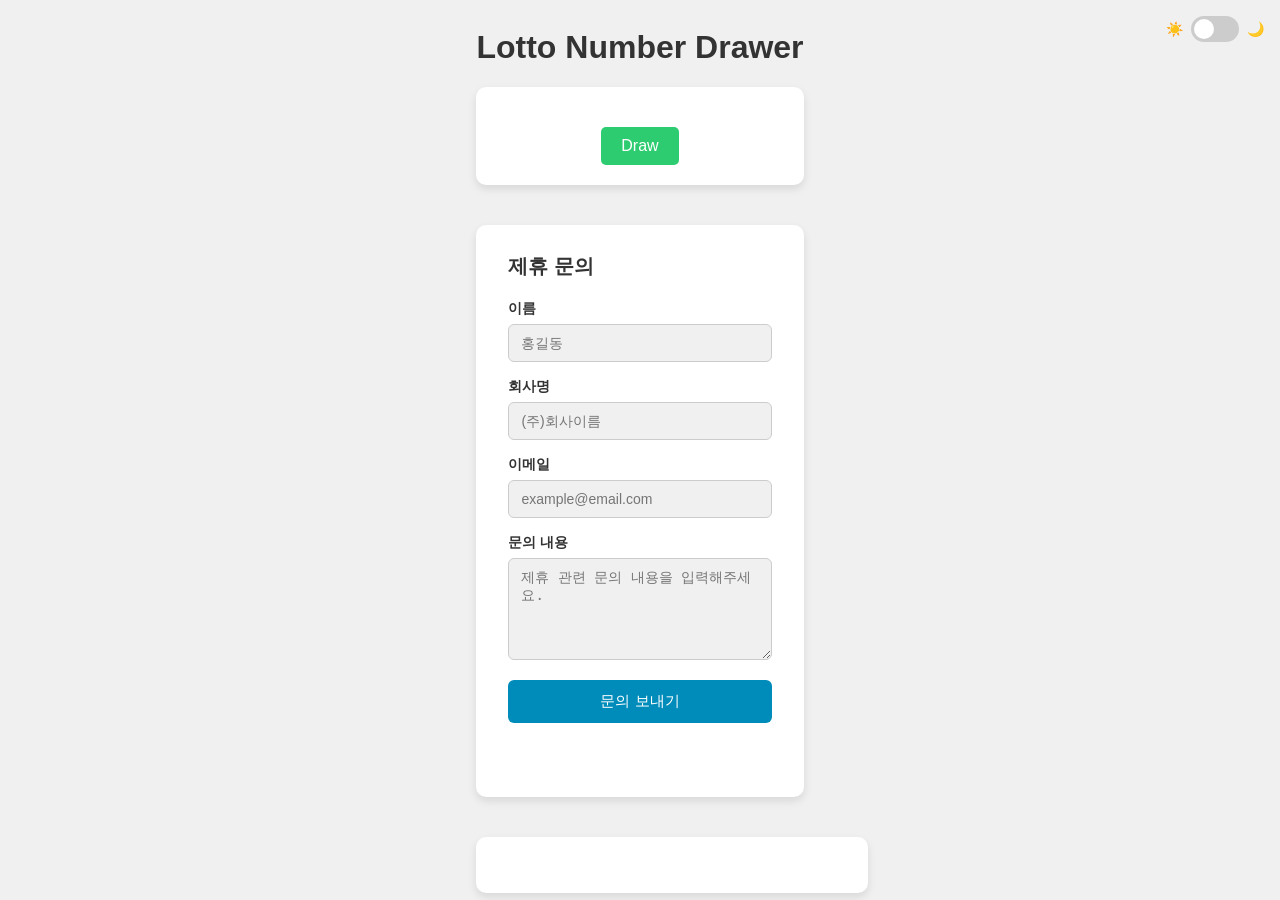
<file: index.html>
<!DOCTYPE html>
<html lang="en">
<head>
    <meta charset="UTF-8" />
    <meta name="viewport" content="width=device-width, initial-scale=1.0" />
    <title>Lotto Number Drawer</title>
    <link href='/style.css' rel='stylesheet'>
</head>
<body>
    <label class="theme-toggle" aria-label="Toggle dark mode">
        <span>☀️</span>
        <div class="toggle-switch">
            <input type="checkbox" id="theme-toggle-input">
            <div class="toggle-slider"></div>
        </div>
        <span>🌙</span>
    </label>
    <div class="container">
        <h1>Lotto Number Drawer</h1>
        <div class="lotto-machine">
            <div id="games" class="games-container"></div>
            <button id="draw-button">Draw</button>
        </div>

        <div class="contact-section">
            <h2>제휴 문의</h2>
            <form id="contact-form" action="https://formspree.io/f/mnjollnq" method="POST">
                <div class="form-group">
                    <label for="name">이름</label>
                    <input type="text" id="name" name="name" placeholder="홍길동" required>
                </div>
                <div class="form-group">
                    <label for="company">회사명</label>
                    <input type="text" id="company" name="company" placeholder="(주)회사이름">
                </div>
                <div class="form-group">
                    <label for="email">이메일</label>
                    <input type="email" id="email" name="email" placeholder="example@email.com" required>
                </div>
                <div class="form-group">
                    <label for="message">문의 내용</label>
                    <textarea id="message" name="message" rows="5" placeholder="제휴 관련 문의 내용을 입력해주세요." required></textarea>
                </div>
                <button type="submit" class="submit-button">문의 보내기</button>
                <p id="form-status" class="form-status"></p>
            </form>
        </div>

        <div class="disqus-section">
            <div id="disqus_thread"></div>
            <script>
                (function() {
                var d = document, s = d.createElement('script');
                s.src = 'https://productbuilder-evhh7udbrf.disqus.com/embed.js';
                s.setAttribute('data-timestamp', +new Date());
                (d.head || d.body).appendChild(s);
                })();
            </script>
            <noscript>Please enable JavaScript to view the <a href="https://disqus.com/?ref_noscript">comments powered by Disqus.</a></noscript>
        </div>
    </div>
    <script defer type="text/javascript" src="/main.js"></script>
</body>
</html>
</file>
<file: style.css>
:root {
    --bg-color: #f0f0f0;
    --container-bg: #fff;
    --text-color: #333;
    --shadow: 0 4px 8px rgba(0, 0, 0, 0.1);
    --toggle-bg: #ccc;
    --toggle-knob: #fff;
}

body.dark {
    --bg-color: #1a1a2e;
    --container-bg: #16213e;
    --text-color: #e0e0e0;
    --shadow: 0 4px 8px rgba(0, 0, 0, 0.5);
    --toggle-bg: #008CBA;
    --toggle-knob: #fff;
}

body {
    font-family: sans-serif;
    background-color: var(--bg-color);
    display: flex;
    justify-content: center;
    align-items: center;
    min-height: 100vh;
    margin: 0;
    transition: background-color 0.3s;
}

.container {
    text-align: center;
}

h1 {
    color: var(--text-color);
    transition: color 0.3s;
}

.lotto-machine {
    background-color: var(--container-bg);
    border-radius: 10px;
    padding: 20px;
    box-shadow: var(--shadow);
    transition: background-color 0.3s, box-shadow 0.3s;
}

.games-container {
    display: flex;
    flex-direction: column;
    gap: 12px;
    margin-bottom: 20px;
}

.game-row {
    display: flex;
    align-items: center;
    gap: 12px;
}

.game-label {
    width: 60px;
    font-size: 13px;
    font-weight: bold;
    color: var(--text-color);
    text-align: right;
    flex-shrink: 0;
    transition: color 0.3s;
}

.number-container {
    display: flex;
    justify-content: center;
    gap: 8px;
}

.number {
    width: 50px;
    height: 50px;
    border-radius: 50%;
    background-color: #4CAF50;
    color: white;
    display: flex;
    justify-content: center;
    align-items: center;
    font-size: 24px;
    font-weight: bold;
}

.game-row .number { background-color: #3498db; }

#draw-button {
    background-color: #2ecc71;
    color: white;
    border: none;
    padding: 10px 20px;
    font-size: 16px;
    border-radius: 5px;
    cursor: pointer;
    transition: background-color 0.3s;
}

#draw-button:hover {
    background-color: #27ae60;
}

.theme-toggle {
    position: fixed;
    top: 16px;
    right: 16px;
    display: flex;
    align-items: center;
    gap: 8px;
    cursor: pointer;
    user-select: none;
}

.theme-toggle span {
    font-size: 14px;
    color: var(--text-color);
    transition: color 0.3s;
}

.toggle-switch {
    position: relative;
    width: 48px;
    height: 26px;
}

.toggle-switch input {
    opacity: 0;
    width: 0;
    height: 0;
}

.toggle-slider {
    position: absolute;
    inset: 0;
    background-color: var(--toggle-bg);
    border-radius: 26px;
    transition: background-color 0.3s;
    cursor: pointer;
}

.toggle-slider::before {
    content: '';
    position: absolute;
    width: 20px;
    height: 20px;
    left: 3px;
    top: 3px;
    background-color: var(--toggle-knob);
    border-radius: 50%;
    transition: transform 0.3s;
}

.toggle-switch input:checked + .toggle-slider::before {
    transform: translateX(22px);
}

.disqus-section {
    margin-top: 40px;
    background-color: var(--container-bg);
    border-radius: 10px;
    padding: 28px 32px;
    box-shadow: var(--shadow);
    transition: background-color 0.3s, box-shadow 0.3s;
    max-width: 680px;
    width: 100%;
}

.contact-section {
    margin-top: 40px;
    background-color: var(--container-bg);
    border-radius: 10px;
    padding: 28px 32px;
    box-shadow: var(--shadow);
    transition: background-color 0.3s, box-shadow 0.3s;
    text-align: left;
    max-width: 480px;
}

.contact-section h2 {
    color: var(--text-color);
    margin: 0 0 20px;
    font-size: 20px;
    transition: color 0.3s;
}

.form-group {
    display: flex;
    flex-direction: column;
    gap: 6px;
    margin-bottom: 16px;
}

.form-group label {
    font-size: 14px;
    font-weight: bold;
    color: var(--text-color);
    transition: color 0.3s;
}

.form-group input,
.form-group textarea {
    padding: 10px 12px;
    border: 1px solid #ccc;
    border-radius: 6px;
    font-size: 14px;
    background-color: var(--bg-color);
    color: var(--text-color);
    transition: background-color 0.3s, color 0.3s, border-color 0.3s;
    outline: none;
    resize: vertical;
}

.form-group input:focus,
.form-group textarea:focus {
    border-color: #008CBA;
}

.submit-button {
    width: 100%;
    background-color: #008CBA;
    color: white;
    border: none;
    padding: 12px;
    font-size: 15px;
    border-radius: 6px;
    cursor: pointer;
    transition: background-color 0.3s;
    margin-top: 4px;
}

.submit-button:hover {
    background-color: #005f7a;
}

.form-status {
    margin-top: 12px;
    font-size: 14px;
    text-align: center;
    min-height: 20px;
    color: var(--text-color);
}

.form-status.success {
    color: #2ecc71;
}

.form-status.error {
    color: #e74c3c;
}
</file>
